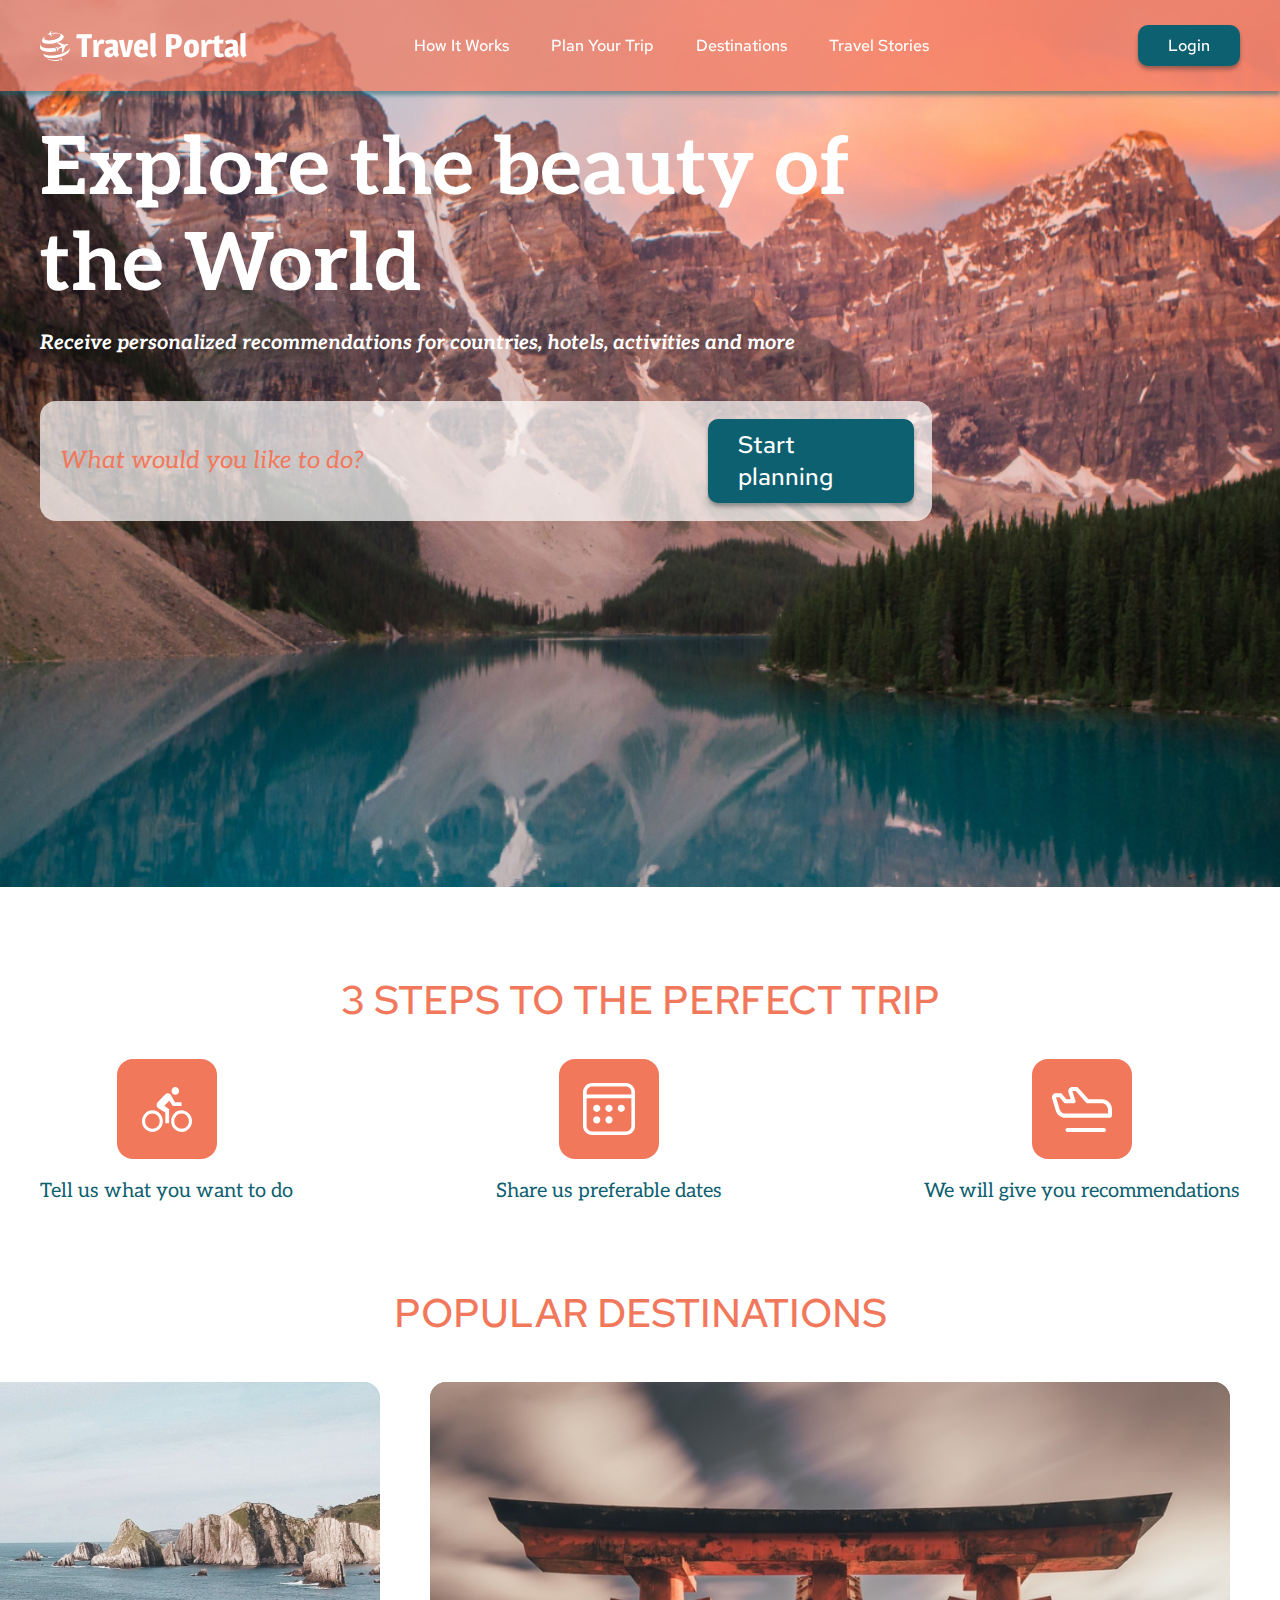
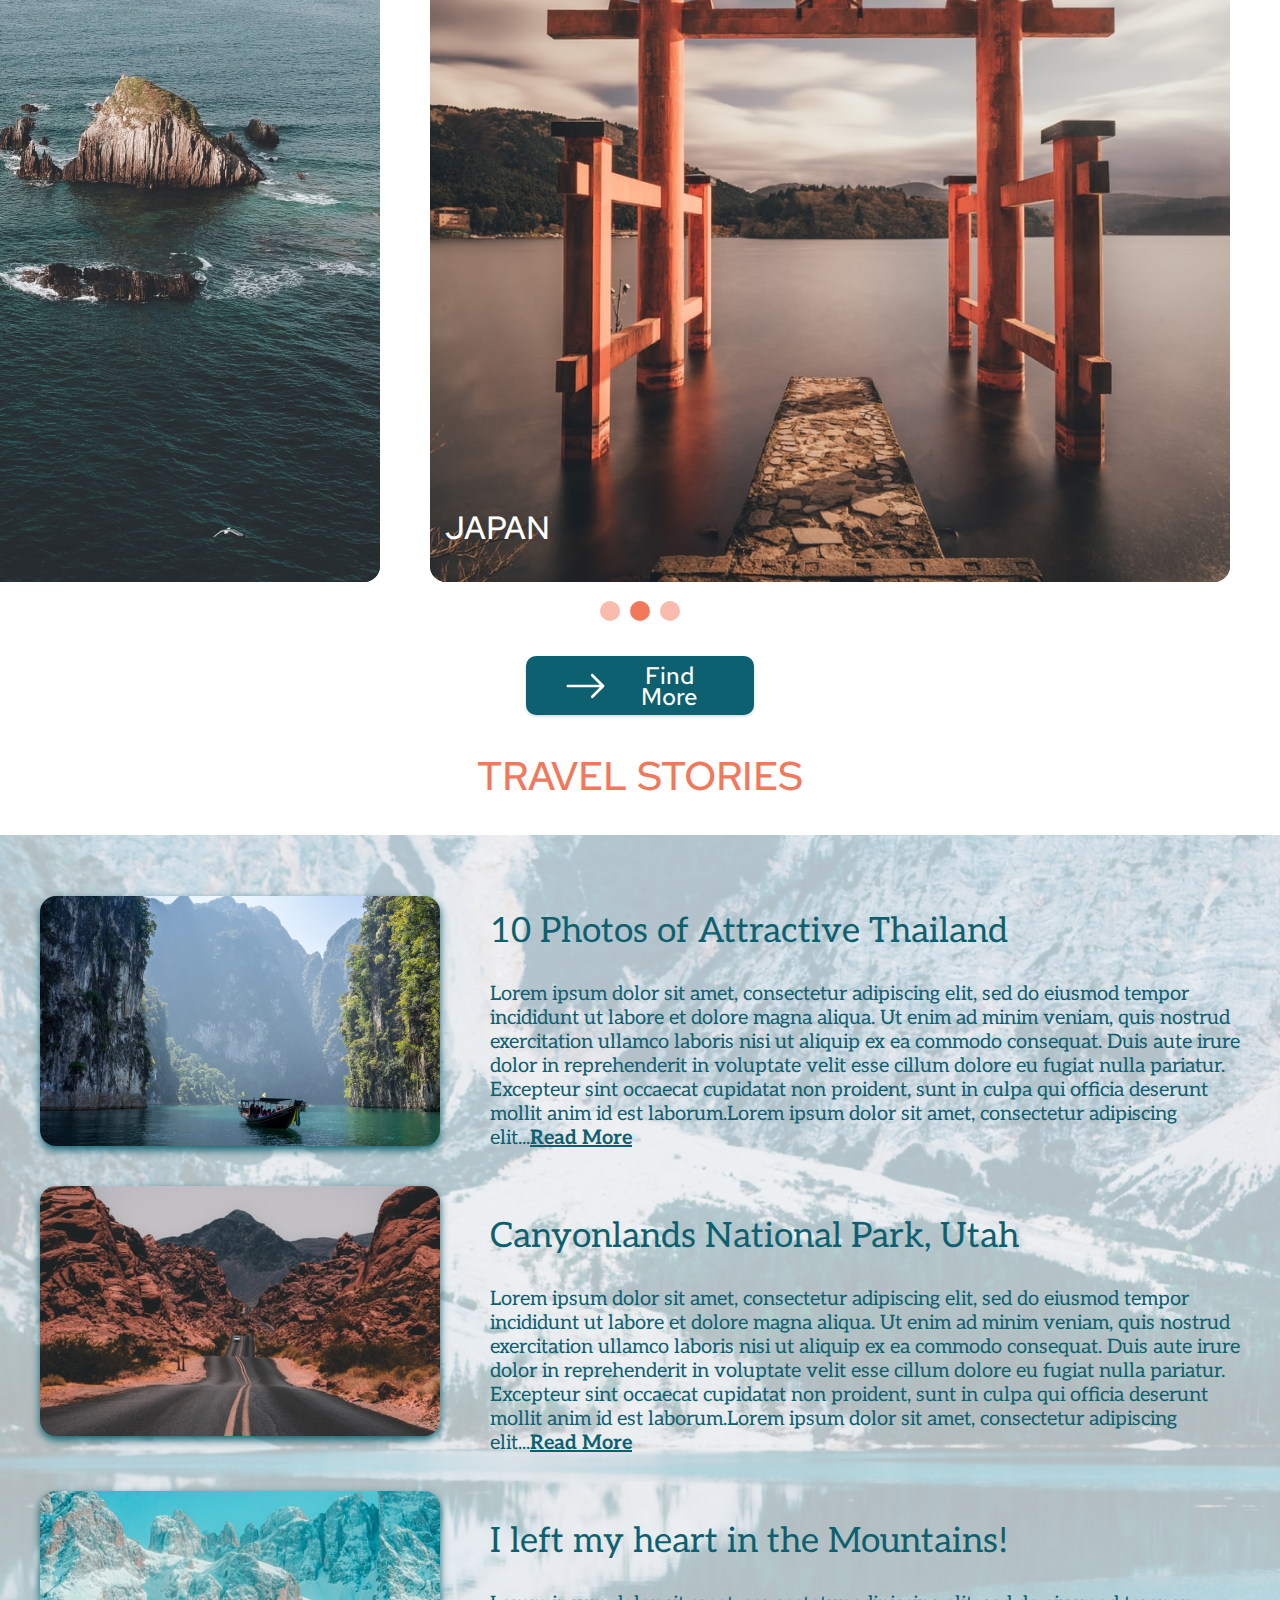
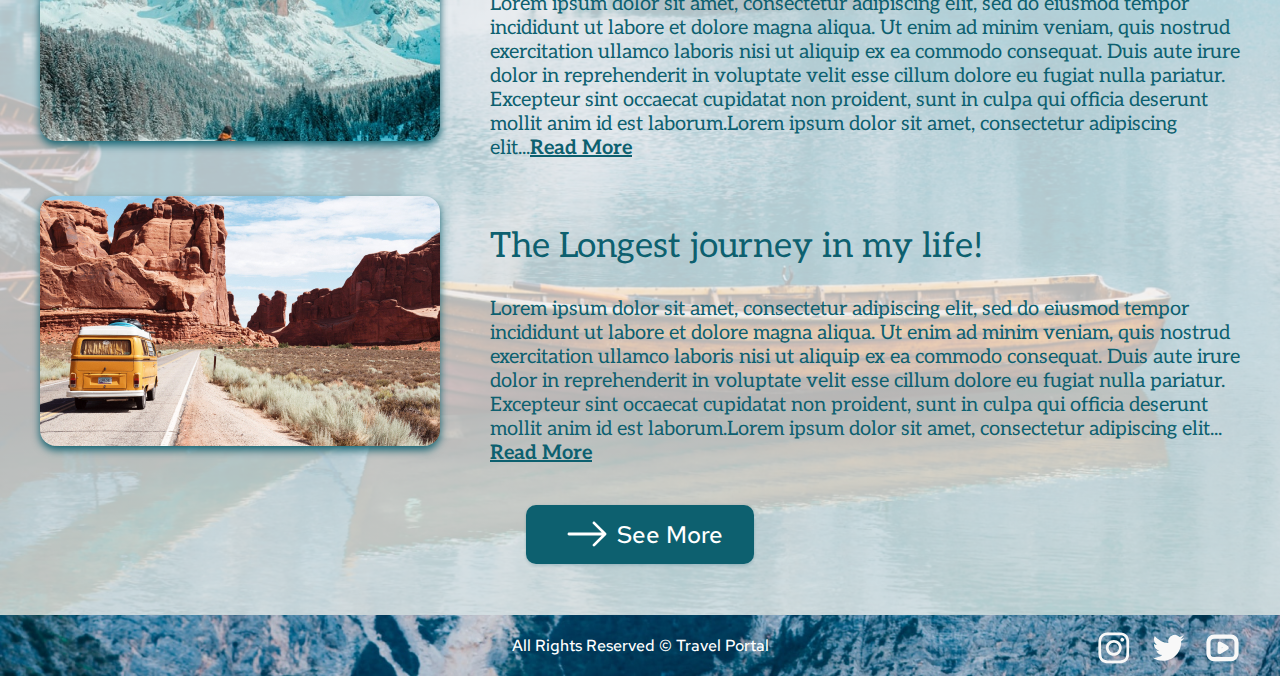
<file: travel/index.html>
<!DOCTYPE html>
<html lang="en">

<head>
    <meta charset="UTF-8" />
    <meta http-equiv="X-UA-Compatible" content="IE=edge" />
    <meta name="viewport" content="width=device-width, initial-scale=1.0" />
    <title>travel2</title>
    <link rel="stylesheet" href="styles.css" />
    <link rel="preconnect" href="https://fonts.googleapis.com" />
    <link rel="preconnect" href="https://fonts.gstatic.com" crossorigin />
    <link href="https://fonts.googleapis.com/css2?family=Aleo:wght@300&family=Magra:wght@400;700&family=Poppins:wght@300&family=Red+Hat+Text:wght@300&display=swap" rel="stylesheet" />
    <link rel="icon" href="assets/rs_school-og.ico" />
    <script src="index.js"></script>
</head>

<body>
    <header class="header">
        <div class="container">
            <div class="header__inner">
                <div class="logo">
                    <svg width="30" height="30" viewBox="0 0 30 30" xmlns="http://www.w3.org/2000/svg">
              <path
                d="M2.59123 7.8325C2.83304 7.525 3.15151 7.10875 3.40654 6.81125C4.17032 5.99125 4.26942 5.88375 4.96449 5.2775C5.17063 5.1175 5.41509 4.925 5.65426 4.74375C3.89018 6.15625 3.66554 7.72 5.28427 8.68625C5.28163 8.68625 5.28163 8.68625 5.28163 8.68875C7.54521 9.97875 12.5058 9.7 16.4198 8.0475C20.211 6.4475 21.6103 4.15875 19.7392 2.79875C18.0967 2.5075 16.1384 2.47375 14.0664 2.73625L13.851 2.4L14.0294 1.8425C15.2477 1.73875 16.4053 1.76375 17.4043 1.925C17.6461 1.96375 17.9646 2.03 18.2024 2.0775C18.6623 2.18375 18.912 2.2475 19.212 2.33875C19.5185 2.425 19.7802 2.51125 20.2361 2.67125C20.6827 2.8375 20.8756 2.9125 21.2337 3.08125C21.6348 3.25433 22.0244 3.4501 22.4005 3.6675C25.3817 5.44125 23.5277 8.6775 18.2672 10.895C13.0211 13.105 6.33611 13.4525 3.34047 11.7C3.33915 11.6975 3.33518 11.695 3.32725 11.6925H3.33254C1.69663 10.7125 1.52484 9.29 2.59123 7.8325ZM16.2401 20.2325L16.1978 18.24L14.7007 16.665C9.75461 17.725 4.89313 17.4975 2.18952 15.9913C2.18027 15.9812 2.1578 15.9713 2.14855 15.9613C0.618354 15.07 0.24043 13.92 0.355393 12.67C-0.00271022 14.4987 -0.0317813 15.1587 0.0197538 16.7237C0.0831817 17.7037 0.681782 18.6075 1.88559 19.32L1.89484 19.33C4.77684 21.025 10.7814 21.3925 16.2401 20.2325ZM22.4838 22.5138C15.5028 25.1625 6.76557 25.3188 2.97047 22.8675C3.38032 23.815 3.93798 24.6989 4.62488 25.49C8.10813 27.74 16.1278 27.5963 22.5327 25.165C26.2815 23.7437 28.6469 21.8525 29.2679 20.08L29.4424 19.5462C29.856 18.1938 29.9339 17.0675 30 16.065C29.9247 18.2413 27.2145 20.7162 22.4838 22.5138ZM7.07346 27.615C7.29282 27.8125 7.98259 28.6138 11.4777 29.4988C12.4225 29.6963 14.8011 30.33 19.1948 29.4088L19.2212 29.03L18.8737 28.515C14.7971 29.4275 10.2686 29.1225 7.07346 27.615ZM17.1611 11.8538L20.873 14.515C20.873 14.515 21.6672 15.0562 20.9179 15.4362C20.1713 15.8125 18.2539 16.7337 18.2539 16.7337L16.3604 16.065L15.4103 16.465L17.0858 17.8412L17.099 19.9825L18.0835 19.5688L18.7363 17.76C18.7363 17.76 20.7409 17.03 21.5363 16.755C22.3358 16.4862 22.2288 17.4062 22.2288 17.4062L21.835 21.795L23.1432 21.245L25.2971 15.3237C25.2971 15.3237 26.4388 14.7987 27.2422 14.3375C28.0443 13.8763 28.3192 13.1112 28.3192 13.1112C28.3192 13.1112 27.5369 12.7925 26.6357 13.0487C25.7345 13.3025 24.5597 13.755 24.5597 13.755L18.4654 11.3062L17.1611 11.8538ZM9.30797 3.43375L11.8279 5.3325L12.5164 5.235L11.1447 3.53125C11.1447 3.53125 10.8461 3.17875 11.2478 3.095C11.6522 3.01 12.6749 2.8125 12.6749 2.8125L13.444 3.39375L13.962 3.32125L13.3753 2.43875L13.6845 1.46L13.1837 1.52875L12.5904 2.27375C12.5904 2.27375 11.5491 2.36625 11.1395 2.39875C10.7272 2.42875 10.9042 2.01 10.9042 2.01L11.6944 0L11.002 0.09625L9.17848 2.6075C9.17848 2.6075 8.57063 2.7125 8.1306 2.83125C7.68924 2.94875 7.45667 3.27125 7.45667 3.27125C7.45667 3.27125 7.78042 3.51875 8.23631 3.51C8.69616 3.50125 9.30797 3.43375 9.30797 3.43375ZM21.7623 27.8312L20.1317 27.025L19.7564 27.1488L20.7224 27.9662C20.7224 27.9662 20.9285 28.1325 20.7118 28.2212C20.4951 28.3088 19.9427 28.5238 19.9427 28.5238L19.4868 28.3313L19.2159 28.4237L19.5952 28.8062L19.5582 29.365L19.841 29.2725L20.0524 28.8188C20.0524 28.8188 20.6259 28.6575 20.8545 28.6C21.0818 28.5412 21.0302 28.7938 21.0302 28.7938L20.8148 30L21.1915 29.8762L21.9301 28.2812C21.9301 28.2812 22.2565 28.16 22.4904 28.0487C22.7243 27.9375 22.8168 27.7325 22.8168 27.7325C22.8168 27.7325 22.6093 27.625 22.353 27.6787C22.0953 27.73 21.7623 27.8312 21.7623 27.8312Z"
                fill="white"/>
            </svg>
                    <span class="logo__text">Travel Portal</span>
                </div>

                <nav class="nav">
                    <ul>
                        <li>
                            <a href="#HowItWorks" class="nav__link">How It Works</a>
                        </li>
                        <li>
                            <a href="#PlanYourTrip" class="nav__link">Plan Your Trip</a>
                        </li>
                        <li>
                            <a href="#Destinations" class="nav__link">Destinations</a>
                        </li>
                        <li>
                            <a href="#TravelStories" class="nav__link">Travel Stories</a>
                        </li>
                    </ul>
                </nav>
                <button class="button">Login</button>
            </div>
        </div>
    </header>
    <main class="main">

        <section class="imgheader">
            <div class="container">
                <div class="central">
                    <div class="central__text">
                        <h1>
                            Explore the beauty of <br/> the World
                        </h1>
                        <h2 class="texth2">
                            Receive personalized recommendations for countries, hotels, activities and more
                        </h2>
                    </div>
                    <div class="cental__search">
                        <input placeholder="What would you like to do?" />
                        <div class="button button__large">Start planning</p>
                        </div>
                    </div>
                </div>
            </div>
        </section>
        <section class="steps">
            <div class="container">
                <h2 class="textsteps">
                    3 STEPS TO THE PERFECT TRIP
                </h2>
                <div class="steps__items">
                    <div class="steps__item">
                        <div class="steps__icon">
                            <svg width="50" height="45" viewBox="0 0 50 45" xmlns="http://www.w3.org/2000/svg">
                            <path
                              d="M10.4167 41.7548C8.4828 41.7548 6.62813 40.957 5.26068 39.537C3.89323 38.1169 3.125 36.1909 3.125 34.1827C3.125 32.1744 3.89323 30.2484 5.26068 28.8284C6.62813 27.4084 8.4828 26.6106 10.4167 26.6106C12.3505 26.6106 14.2052 27.4084 15.5727 28.8284C16.9401 30.2484 17.7083 32.1744 17.7083 34.1827C17.7083 36.1909 16.9401 38.1169 15.5727 39.537C14.2052 40.957 12.3505 41.7548 10.4167 41.7548ZM10.4167 23.3654C7.65399 23.3654 5.00447 24.5051 3.05097 26.5337C1.09747 28.5623 0 31.3138 0 34.1827C0 37.0516 1.09747 39.803 3.05097 41.8317C5.00447 43.8603 7.65399 45 10.4167 45C13.1793 45 15.8289 43.8603 17.7824 41.8317C19.7359 39.803 20.8333 37.0516 20.8333 34.1827C20.8333 31.3138 19.7359 28.5623 17.7824 26.5337C15.8289 24.5051 13.1793 23.3654 10.4167 23.3654ZM30.8333 19.0385H39.5833V15.1442H32.9167L28.875 8.06971C28.2708 6.98798 27.0833 6.27404 25.8333 6.27404C24.8542 6.27404 23.9583 6.6851 23.3333 7.35577L15.625 15.3389C14.9792 16.0096 14.5833 16.875 14.5833 17.9567C14.5833 19.3197 15.2708 20.4663 16.3542 21.137L23.3333 25.5288V36.3462H27.0833V22.2837L22.3958 18.7139L27.2292 13.6298L30.8333 19.0385ZM39.5833 41.7548C37.6495 41.7548 35.7948 40.957 34.4273 39.537C33.0599 38.1169 32.2917 36.1909 32.2917 34.1827C32.2917 32.1744 33.0599 30.2484 34.4273 28.8284C35.7948 27.4084 37.6495 26.6106 39.5833 26.6106C41.5172 26.6106 43.3719 27.4084 44.7393 28.8284C46.1068 30.2484 46.875 32.1744 46.875 34.1827C46.875 36.1909 46.1068 38.1169 44.7393 39.537C43.3719 40.957 41.5172 41.7548 39.5833 41.7548ZM39.5833 23.3654C36.8207 23.3654 34.1711 24.5051 32.2176 26.5337C30.2641 28.5623 29.1667 31.3138 29.1667 34.1827C29.1667 37.0516 30.2641 39.803 32.2176 41.8317C34.1711 43.8603 36.8207 45 39.5833 45C40.9513 45 42.3058 44.7202 43.5696 44.1766C44.8334 43.633 45.9818 42.8362 46.949 41.8317C47.9163 40.8272 48.6836 39.6347 49.2071 38.3223C49.7306 37.0099 50 35.6032 50 34.1827C50 32.7621 49.7306 31.3555 49.2071 30.0431C48.6836 28.7307 47.9163 27.5382 46.949 26.5337C45.9818 25.5292 44.8334 24.7324 43.5696 24.1888C42.3058 23.6452 40.9513 23.3654 39.5833 23.3654ZM33.3333 7.78846C35.4167 7.78846 37.0833 6.05769 37.0833 3.89423C37.0833 1.73077 35.4167 0 33.3333 0C31.25 0 29.5833 1.73077 29.5833 3.89423C29.5833 6.05769 31.25 7.78846 33.3333 7.78846Z"
                              fill="white"
                            />
                          </svg>
                        </div>
                        <p class="steps__text">Tell us what you want to do</p>
                    </div>
                    <div class="steps__item">
                        <div class="steps__icon">
                            <svg width="52" height="52" viewBox="0 0 52 52" xmlns="http://www.w3.org/2000/svg">
                        <path d="M13.7222 28.8889C14.6799 28.8889 15.5984 28.5084 16.2757 27.8312C16.9529 27.154 17.3333 26.2355 17.3333 25.2778C17.3333 24.3201 16.9529 23.4016 16.2757 22.7243C15.5984 22.0471 14.6799 21.6667 13.7222 21.6667C12.7645 21.6667 11.846 22.0471 11.1688 22.7243C10.4916 23.4016 10.1111 24.3201 10.1111 25.2778C10.1111 26.2355 10.4916 27.154 11.1688 27.8312C11.846 28.5084 12.7645 28.8889 13.7222 28.8889ZM29.6111 25.2778C29.6111 26.2355 29.2307 27.154 28.5534 27.8312C27.8762 28.5084 26.9577 28.8889 26 28.8889C25.0423 28.8889 24.1238 28.5084 23.4466 27.8312C22.7693 27.154 22.3889 26.2355 22.3889 25.2778C22.3889 24.3201 22.7693 23.4016 23.4466 22.7243C24.1238 22.0471 25.0423 21.6667 26 21.6667C26.9577 21.6667 27.8762 22.0471 28.5534 22.7243C29.2307 23.4016 29.6111 24.3201 29.6111 25.2778ZM38.2778 28.8889C39.2355 28.8889 40.154 28.5084 40.8312 27.8312C41.5084 27.154 41.8889 26.2355 41.8889 25.2778C41.8889 24.3201 41.5084 23.4016 40.8312 22.7243C40.154 22.0471 39.2355 21.6667 38.2778 21.6667C37.32 21.6667 36.4016 22.0471 35.7243 22.7243C35.0471 23.4016 34.6667 24.3201 34.6667 25.2778C34.6667 26.2355 35.0471 27.154 35.7243 27.8312C36.4016 28.5084 37.32 28.8889 38.2778 28.8889ZM17.3333 36.8333C17.3333 37.7911 16.9529 38.7096 16.2757 39.3868C15.5984 40.064 14.6799 40.4444 13.7222 40.4444C12.7645 40.4444 11.846 40.064 11.1688 39.3868C10.4916 38.7096 10.1111 37.7911 10.1111 36.8333C10.1111 35.8756 10.4916 34.9571 11.1688 34.2799C11.846 33.6027 12.7645 33.2222 13.7222 33.2222C14.6799 33.2222 15.5984 33.6027 16.2757 34.2799C16.9529 34.9571 17.3333 35.8756 17.3333 36.8333ZM26 40.4444C26.9577 40.4444 27.8762 40.064 28.5534 39.3868C29.2307 38.7096 29.6111 37.7911 29.6111 36.8333C29.6111 35.8756 29.2307 34.9571 28.5534 34.2799C27.8762 33.6027 26.9577 33.2222 26 33.2222C25.0423 33.2222 24.1238 33.6027 23.4466 34.2799C22.7693 34.9571 22.3889 35.8756 22.3889 36.8333C22.3889 37.7911 22.7693 38.7096 23.4466 39.3868C24.1238 40.064 25.0423 40.4444 26 40.4444ZM0 9.02778C0 6.63346 0.951138 4.33721 2.64417 2.64417C4.33721 0.951138 6.63346 0 9.02778 0H42.9722C45.3665 0 47.6628 0.951138 49.3558 2.64417C51.0489 4.33721 52 6.63346 52 9.02778V42.9722C52 45.3665 51.0489 47.6628 49.3558 49.3558C47.6628 51.0489 45.3665 52 42.9722 52H9.02778C6.63346 52 4.33721 51.0489 2.64417 49.3558C0.951138 47.6628 0 45.3665 0 42.9722V9.02778ZM9.02778 3.61111C7.59119 3.61111 6.21344 4.18179 5.19762 5.19762C4.18179 6.21344 3.61111 7.59119 3.61111 9.02778V11.5556H48.3889V9.02778C48.3889 7.59119 47.8182 6.21344 46.8024 5.19762C45.7866 4.18179 44.4088 3.61111 42.9722 3.61111H9.02778ZM3.61111 42.9722C3.61111 44.4088 4.18179 45.7866 5.19762 46.8024C6.21344 47.8182 7.59119 48.3889 9.02778 48.3889H42.9722C44.4088 48.3889 45.7866 47.8182 46.8024 46.8024C47.8182 45.7866 48.3889 44.4088 48.3889 42.9722V15.1667H3.61111V42.9722Z" fill="white"/>
                        </svg>
                        </div>
                        <p class="steps__text">Share us preferable dates</p>
                    </div>
                    <div class="steps__item">
                        <div class="steps__icon">
                            <svg width="60" height="45" viewBox="0 0 60 45" xmlns="http://www.w3.org/2000/svg">
                          <path d="M53.9305 42.9545C53.9305 43.497 53.7174 44.0173 53.3379 44.4009C52.9585 44.7845 52.4439 45 51.9074 45H15.4904C14.9539 45 14.4393 44.7845 14.0598 44.4009C13.6804 44.0173 13.4673 43.497 13.4673 42.9545C13.4673 42.4121 13.6804 41.8918 14.0598 41.5082C14.4393 41.1246 14.9539 40.9091 15.4904 40.9091H51.9074C52.4439 40.9091 52.9585 41.1246 53.3379 41.5082C53.7174 41.8918 53.9305 42.4121 53.9305 42.9545ZM60 22.5V28.6364C60 29.1789 59.7868 29.6991 59.4074 30.0827C59.028 30.4663 58.5134 30.6818 57.9768 30.6818H13.4167C11.24 30.6894 9.11942 29.9834 7.37311 28.6696C5.6268 27.3558 4.34881 25.5051 3.7308 23.3949L0.164977 11.4034C-0.0121092 10.7898 -0.0471935 10.1431 0.0624379 9.51357C0.172069 8.88401 0.423478 8.28837 0.797215 7.77275C1.17939 7.26416 1.67273 6.85181 2.23866 6.56794C2.8046 6.28407 3.4278 6.13637 4.05956 6.13639H8.40936C8.70472 6.13701 8.99627 6.20383 9.26302 6.33204C9.52977 6.46025 9.76509 6.64667 9.95202 6.87786L14.403 12.2727H18.7528L16.4767 5.39491C16.2718 4.77893 16.215 4.12246 16.3111 3.47987C16.4071 2.83728 16.6531 2.22707 17.0288 1.69976C17.4046 1.17246 17.8991 0.743236 18.4716 0.447651C19.0441 0.152067 19.6779 -0.00137704 20.3207 2.79722e-05H24.5947C24.8756 -0.00146688 25.1537 0.0569681 25.4108 0.171517C25.6679 0.286065 25.8983 0.454151 26.0867 0.6648L36.6072 12.2727H49.8842C52.5671 12.2727 55.1401 13.3503 57.0372 15.2682C58.9342 17.1862 60 19.7876 60 22.5ZM55.9537 22.5C55.947 20.8746 55.3054 19.3177 54.1686 18.1684C53.0318 17.0191 51.4919 16.3704 49.8842 16.3637H35.7221C35.4411 16.3651 35.163 16.3067 34.9059 16.1922C34.6488 16.0776 34.4185 15.9095 34.23 15.6989L23.7095 4.09093H20.3207L23.4819 13.679C23.5809 13.9865 23.6073 14.3132 23.559 14.6328C23.5107 14.9525 23.389 15.2563 23.2037 15.5199C23.0169 15.7837 22.77 15.9981 22.4838 16.1449C22.1977 16.2918 21.8808 16.3668 21.5599 16.3637H13.4673C13.1719 16.363 12.8804 16.2962 12.6136 16.168C12.3469 16.0398 12.1115 15.8534 11.9246 15.6222L7.47365 10.2273H4.03428L7.6001 22.2188C7.97187 23.4853 8.73962 24.5959 9.78826 25.3841C10.8369 26.1723 12.11 26.5958 13.4167 26.5909H55.9537V22.5Z" fill="white"/>
                          </svg>
                        </div>
                        <p class="steps__text">We will give you recommendations</p>
                    </div>
                </div>
            </div>
        </section>
        <section>
            <h2 class="slider__h2">POPULAR DESTINATIONS</h2>
            <div class="slider">
                <div class="slider__item">
                    <img src="assets\Rectangle23(1).jpg" class="slider__Norway" alt="Norway">
                    <span class="slider__text">Norway</span>
                </div>
                <div class="slider__item">
                    <img src="assets\Rectangle24.jpg" class="slider__Japan" alt="Japan">
                    <span class="slider__text">Japan</span>
                </div>
                <div class="slider__item">
                    <img src="assets\Rectangle25.jpg" class="slider__USA " alt="USA ">
                    <span class="slider__text">USA</span>
                </div>
            </div>
            <div class="slider__switch">
                <div class="slider__switch__first"> </div>
                <div class="slider__switch__second"> </div>
                <div class=slider__switch__third> </div>
            </div>
            <div>
                <button class="button slider__button">
                <svg class="slider__button__arrow" width="36" height="23" viewBox="0 0 36 23" fill="none" xmlns="http://www.w3.org/2000/svg">
                <path clip-rule="evenodd" d="M0.5 11.5C0.5 11.1685 0.631696 10.8505 0.866116 10.6161C1.10054 10.3817 1.41848 10.25 1.75 10.25H31.2325L23.365 2.38499C23.1303 2.15028 22.9984 1.83193 22.9984 1.49999C22.9984 1.16805 23.1303 0.849708 23.365 0.614992C23.5997 0.380275 23.9181 0.248413 24.25 0.248413C24.5819 0.248413 24.9003 0.380275 25.135 0.614992L35.135 10.615C35.2514 10.7311 35.3438 10.869 35.4068 11.0209C35.4698 11.1728 35.5022 11.3356 35.5022 11.5C35.5022 11.6644 35.4698 11.8272 35.4068 11.9791C35.3438 12.1309 35.2514 12.2689 35.135 12.385L25.135 22.385C24.9003 22.6197 24.5819 22.7516 24.25 22.7516C23.9181 22.7516 23.5997 22.6197 23.365 22.385C23.1303 22.1503 22.9984 21.8319 22.9984 21.5C22.9984 21.1681 23.1303 20.8497 23.365 20.615L31.2325 12.75H1.75C1.41848 12.75 1.10054 12.6183 0.866116 12.3839C0.631696 12.1495 0.5 11.8315 0.5 11.5Z" fill="white"/>
            </svg>Find More</button>
            </div>
        </section>
        <div class="end">
            <h2>
                TRAVEL STORIES
            </h2>
            <div class="img__end">
                <div class="container">
                    <p class="imgmini__end"><img src="assets/Rectangle29.jpg" alt="Thailand"></p>
                    <div>
                        <h3>10 Photos of Attractive Thailand </h3>
                        <p class="text__h3__p">Lorem ipsum dolor sit amet, consectetur adipiscing elit, sed do eiusmod tempor incididunt ut labore et dolore magna aliqua. Ut enim ad minim veniam, quis nostrud exercitation ullamco laboris nisi ut aliquip ex ea commodo consequat.
                            Duis aute irure dolor in reprehenderit in voluptate velit esse cillum dolore eu fugiat nulla pariatur. Excepteur sint occaecat cupidatat non proident, sunt in culpa qui officia deserunt mollit anim id est laborum.Lorem ipsum
                            dolor sit amet, consectetur adipiscing elit...<a href="Read__More">Read More</a></p>
                    </div>

                    <p class="imgmini__end"><img src="assets/Rectangle30.jpg" alt="Utah"></p>
                    <div>
                        <h3>Canyonlands National Park, Utah </h3>
                        <p class="text__h3__p"> Lorem ipsum dolor sit amet, consectetur adipiscing elit, sed do eiusmod tempor incididunt ut labore et dolore magna aliqua. Ut enim ad minim veniam, quis nostrud exercitation ullamco laboris nisi ut aliquip ex ea commodo consequat.
                            Duis aute irure dolor in reprehenderit in voluptate velit esse cillum dolore eu fugiat nulla pariatur. Excepteur sint occaecat cupidatat non proident, sunt in culpa qui officia deserunt mollit anim id est laborum.Lorem ipsum
                            dolor sit amet, consectetur adipiscing elit...<a href="Read__More">Read More</a></p>
                    </div>

                    <p class="imgmini__end"><img src="assets/Rectangle31.jpg " alt="Mountains"></p>
                    <div>
                        <h3>I left my heart in the Mountains! </h3>
                        <p class="text__h3__p">Lorem ipsum dolor sit amet, consectetur adipiscing elit, sed do eiusmod tempor incididunt ut labore et dolore magna aliqua. Ut enim ad minim veniam, quis nostrud exercitation ullamco laboris nisi ut aliquip ex ea commodo consequat.
                            Duis aute irure dolor in reprehenderit in voluptate velit esse cillum dolore eu fugiat nulla pariatur. Excepteur sint occaecat cupidatat non proident, sunt in culpa qui officia deserunt mollit anim id est laborum.Lorem ipsum
                            dolor sit amet, consectetur adipiscing elit...<a href="Read__More">Read More</a></p>
                    </div>
                    <p class="imgmini__end"><img src="assets/Rectangle32.jpg" alt="Longest"></p>
                    <div>
                        <h3>The Longest journey in my life! </h3>
                        <p class="text__h3__p">Lorem ipsum dolor sit amet, consectetur adipiscing elit, sed do eiusmod tempor incididunt ut labore et dolore magna aliqua. Ut enim ad minim veniam, quis nostrud exercitation ullamco laboris nisi ut aliquip ex ea commodo consequat.
                            Duis aute irure dolor in reprehenderit in voluptate velit esse cillum dolore eu fugiat nulla pariatur. Excepteur sint occaecat cupidatat non proident, sunt in culpa qui officia deserunt mollit anim id est laborum.Lorem ipsum
                            dolor sit amet, consectetur adipiscing elit... <a href="Read__More">Read More</a></p>
                    </div>
                </div>
                <div>
                    <button class="button slider__button end__button">
                        <svg class="slider__button__arrow" width="36" height="23" viewBox="0 0 36 23" fill="none" xmlns="http://www.w3.org/2000/svg">
                        <path clip-rule="evenodd" d="M0.5 11.5C0.5 11.1685 0.631696 10.8505 0.866116 10.6161C1.10054 10.3817 1.41848 10.25 1.75 10.25H31.2325L23.365 2.38499C23.1303 2.15028 22.9984 1.83193 22.9984 1.49999C22.9984 1.16805 23.1303 0.849708 23.365 0.614992C23.5997 0.380275 23.9181 0.248413 24.25 0.248413C24.5819 0.248413 24.9003 0.380275 25.135 0.614992L35.135 10.615C35.2514 10.7311 35.3438 10.869 35.4068 11.0209C35.4698 11.1728 35.5022 11.3356 35.5022 11.5C35.5022 11.6644 35.4698 11.8272 35.4068 11.9791C35.3438 12.1309 35.2514 12.2689 35.135 12.385L25.135 22.385C24.9003 22.6197 24.5819 22.7516 24.25 22.7516C23.9181 22.7516 23.5997 22.6197 23.365 22.385C23.1303 22.1503 22.9984 21.8319 22.9984 21.5C22.9984 21.1681 23.1303 20.8497 23.365 20.615L31.2325 12.75H1.75C1.41848 12.75 1.10054 12.6183 0.866116 12.3839C0.631696 12.1495 0.5 11.8315 0.5 11.5Z" fill="white"/>
                    </svg>See More</button>
                </div>
            </div>
        </div>
        </section>
    </main>
    <footer>
        <div class="footer__text">
            All Rights Reserved © Travel Portal
        </div>
        <div class="footer__icons container">
            <a href="https://rs.school/js-stage0/" class="footer__inst">
                <svg width="34" height="34" viewBox="0 0 34 34" fill="none" xmlns="http://www.w3.org/2000/svg">
                    <path fill-rule="evenodd" clip-rule="evenodd" d="M10.4678 1.49489C12.1126 1.41917 12.6371 1.40234 16.827 1.40234C21.0169 1.40234 21.5413 1.42057 23.1848 1.49489C24.8282 1.56921 25.95 1.83143 26.9316 2.21144C27.9594 2.59986 28.8919
                3.20704 29.6632 3.9923C30.4484 4.76213 31.0542 5.69322 31.4412 6.72247C31.8226 7.70405 32.0834 8.82584 32.1592 10.4665C32.2349 12.1141 32.2517 12.6386 32.2517 16.8271C32.2517 21.017 32.2335 21.5414 32.1592 23.1863C32.0848 24.8269 31.8226 25.9487
                31.4412 26.9303C31.0542 27.9596 30.4474 28.8923 29.6632 29.6632C28.8919 30.4485 27.9594 31.0543 26.9316 31.4413C25.95 31.8227 24.8282 32.0835 23.1876 32.1593C21.5413 32.235 21.0169 32.2518 16.827 32.2518C12.6371 32.2518 12.1126 32.2336 10.4678
                32.1593C8.82716 32.0849 7.70536 31.8227 6.72378 31.4413C5.69442 31.0542 4.76179 30.4475 3.9908 29.6632C3.20608 28.893 2.59881 27.9608 2.21135 26.9317C1.83134 25.9501 1.57052 24.8283 1.4948 23.1877C1.41908 21.54 1.40225 21.0156 1.40225 16.8271C1.40225
                12.6372 1.42048 12.1127 1.4948 10.4693C1.56912 8.82584 1.83134 7.70405 2.21135 6.72247C2.59938 5.69334 3.20711 4.76117 3.9922 3.99089C4.76209 3.20634 5.69379 2.59908 6.72238 2.21144C7.70395 1.83143 8.82575 1.57061 10.4664 1.49489H10.4678ZM23.06
                4.27134C21.4334 4.19702 20.9454 4.1816 16.827 4.1816C12.7086 4.1816 12.2206 4.19702 10.594 4.27134C9.08938 4.34005 8.27327 4.59106 7.72919 4.80279C7.00984 5.08324 6.49522 5.41558 5.95535 5.95544C5.44359 6.45331 5.04975 7.05941 4.8027 7.72929C4.59096
                8.27336 4.33996 9.08947 4.27125 10.5941C4.19693 12.2207 4.18151 12.7087 4.18151 16.8271C4.18151 20.9455 4.19693 21.4335 4.27125 23.0601C4.33996 24.5647 4.59096 25.3808 4.8027 25.9249C5.0495 26.5937 5.44353 27.2009 5.95535 27.6987C6.45315 28.2105
                7.06032 28.6046 7.72919 28.8513C8.27327 29.0631 9.08938 29.3141 10.594 29.3828C12.2206 29.4571 12.7072 29.4725 16.827 29.4725C20.9468 29.4725 21.4334 29.4571 23.06 29.3828C24.5646 29.3141 25.3807 29.0631 25.9248 28.8513C26.6441 28.5709 27.1587
                28.2386 27.6986 27.6987C28.2104 27.2009 28.6045 26.5937 28.8513 25.9249C29.063 25.3808 29.314 24.5647 29.3827 23.0601C29.457 21.4335 29.4725 20.9455 29.4725 16.8271C29.4725 12.7087 29.457 12.2207 29.3827 10.5941C29.314 9.08947 29.063 8.27336
                28.8513 7.72929C28.5708 7.00993 28.2385 6.49531 27.6986 5.95544C27.2007 5.44372 26.5946 5.04989 25.9248 4.80279C25.3807 4.59106 24.5646 4.34005 23.06 4.27134ZM14.8568 21.5821C15.9571 22.0401 17.1823 22.1019 18.3231 21.757C19.4639 21.412 20.4495
                20.6817 21.1117 19.6908C21.7739 18.6999 22.0715 17.5098 21.9537 16.3238C21.8359 15.1378 21.31 14.0295 20.4658 13.1882C19.9277 12.6504 19.277 12.2387 18.5606 11.9825C17.8442 11.7264 17.08 11.6322 16.3229 11.7069C15.5657 11.7816 14.8346 12.0232
                14.1821 12.4144C13.5295 12.8055 12.9718 13.3365 12.5491 13.9691C12.1264 14.6016 11.8493 15.3201 11.7375 16.0726C11.6258 16.8252 11.6823 17.5931 11.903 18.3212C12.1237 19.0493 12.5031 19.7194 13.0139 20.2832C13.5246 20.8471 14.154 21.2907 14.8568
                21.5821ZM11.2208 11.2209C11.957 10.4847 12.831 9.90067 13.7929 9.50223C14.7548 9.1038 15.7858 8.89872 16.827 8.89872C17.8681 8.89872 18.8991 9.1038 19.861 9.50223C20.8229 9.90067 21.697 10.4847 22.4332 11.2209C23.1694 11.9571 23.7534 12.8311
                24.1518 13.793C24.5503 14.7549 24.7553 15.7859 24.7553 16.8271C24.7553 17.8682 24.5503 18.8992 24.1518 19.8611C23.7534 20.823 23.1694 21.697 22.4332 22.4333C20.9463 23.9201 18.9297 24.7554 16.827 24.7554C14.7243 24.7554 12.7076 23.9201 11.2208
                22.4333C9.73394 20.9464 8.89863 18.9298 8.89863 16.8271C8.89863 14.7243 9.73394 12.7077 11.2208 11.2209ZM26.5137 10.0795C26.6961 9.90735 26.8422 9.7004 26.9432 9.47084C27.0442 9.24128 27.0982 8.99379 27.1018 8.74301C27.1055 8.49224 27.0588
                8.24328 26.9645 8.01087C26.8702 7.77847 26.7303 7.56734 26.5529 7.39C26.3756 7.21265 26.1644 7.07269 25.932 6.97841C25.6996 6.88412 25.4507 6.83742 25.1999 6.84108C24.9491 6.84473 24.7016 6.89867 24.4721 6.99969C24.2425 7.10071 24.0356 7.24677
                23.8635 7.4292C23.5288 7.78402 23.3455 8.2553 23.3526 8.74301C23.3597 9.23073 23.5566 9.69647 23.9015 10.0414C24.2464 10.3863 24.7122 10.5832 25.1999 10.5903C25.6876 10.5974 26.1589 10.4142 26.5137 10.0795Z " fill="#F8F8F8 "/>
                    </svg>

            </a>
            <a href="https://rs.school/js-stage0/" class="footer__twitter">
                <svg width="34" height="34" viewBox="0 0 34 34" fill="none" xmlns="http://www.w3.org/2000/svg">
                    <g clip-path="url(#clip0_72_17)">
                    <path d="M33.4612 6.92278C32.2903 7.44162 31.0325 7.79218 29.7102 7.95063C31.0746 7.13423 32.0953 5.84932 32.582 4.33564C31.3001 5.09704 29.8972 5.63299 28.4341 5.92018C27.4503 4.86971 26.1472 4.17344 24.7271 3.93947C23.3069 3.7055
                21.8493 3.94692 20.5805 4.62626C19.3116 5.30559 18.3026 6.38483 17.71 7.69641C17.1173 9.00799 16.9743 10.4785 17.3031 11.8797C14.7057 11.7493 12.1647 11.0742 9.84514 9.89822C7.52554 8.72223 5.47913 7.07165 3.83872 5.05359C3.27782 6.02114 2.9553
                7.14294 2.9553 8.33765C2.95468 9.41317 3.21953 10.4722 3.72637 11.4208C4.23321 12.3694 4.96635 13.1783 5.86076 13.7756C4.82348 13.7426 3.80909 13.4623 2.90202 12.9581V13.0422C2.90191 14.5506 3.4237 16.0127 4.37884 17.1802C5.33398 18.3478 6.66365
                19.1489 8.14222 19.4477C7.17997 19.7081 6.17113 19.7464 5.19189 19.5598C5.60905 20.8578 6.42165 21.9928 7.51593 22.8059C8.6102 23.6191 9.93137 24.0697 11.2945 24.0947C8.98053 25.9112 6.12282 26.8965 3.18106 26.8922C2.65996 26.8923 2.1393 26.8619
                1.62177 26.801C4.60782 28.721 8.0838 29.7399 11.6338 29.7359C23.6511 29.7359 30.2206 19.7828 30.2206 11.1506C30.2206 10.8701 30.2136 10.5869 30.201 10.3064C31.4788 9.38229 32.5819 8.23795 33.4584 6.92699L33.4612 6.92278Z " fill="#F8F8F8 "/>
                    </g>
                    <defs>
                    <clipPath id="clip0_72_17">
                    <rect width="33.6539" height="33.6539" fill="white" transform="translate(0.307861)"/>
                    </clipPath>
                    </defs>
                    </svg>
            </a>
            <a href="https://github.com/Breeka/rsschool-cv" class="footer__video">
                <svg width="35" height="34" viewBox="0 0 35 34" fill="none" xmlns="http://www.w3.org/2000/svg">
                    <path d="M25.8944 5.60889H9.06742C5.96967 5.60889 3.45844 8.12012 3.45844 11.2179V22.4359C3.45844 25.5336 5.96967 28.0449 9.06742 28.0449H25.8944C28.9922 28.0449 31.5034 25.5336 31.5034 22.4359V11.2179C31.5034 8.12012 28.9922 5.60889
                25.8944 5.60889Z" stroke="#F8F8F8" stroke-width="4.16667" stroke-linecap="round" stroke-linejoin="round"/>
                    <path d="M21.6876 16.8269L14.6764 12.6201V21.0336L21.6876 16.8269Z" stroke="#F8F8F8" stroke-width="4.16667" stroke-linecap="round" stroke-linejoin="round"/>
                    </svg>
            </a>
        </div>
    </footer>
</body>

</html>
</file>
<file: travel/styles.css>
* {
                                                                font-family: "Aleo", serif;
                                                                font-family: "Magra", sans-serif;
                                                                font-family: "Poppins", sans-serif;
                                                                font-family: "Red Hat Text", sans-serif;
                                                            }
                                                            
                                                            .imgheader {
                                                                background-image: url("assets/garrett-parker-DlkF4-dbCOU-unsplash 1.jpg");
                                                                height: 765px;
                                                                background-position: center;
                                                                background-repeat: no-repeat;
                                                                background-size: cover;
                                                                padding-top: 122px;
                                                            }
                                                            
                                                            body {
                                                                margin: 0;
                                                                padding: 0;
                                                                overflow-x: hidden;
                                                            }
                                                            
                                                            .container {
                                                                max-width: 1200px;
                                                                margin: 0 auto;
                                                            }
                                                            
                                                            .header {
                                                                background: rgba(242, 120, 92, 0.7);
                                                                box-shadow: 0px 4px 4px rgba(13, 96, 111, 0.5);
                                                                padding: 25px 0;
                                                                position: fixed;
                                                                width: 100%;
                                                            }
                                                            
                                                            .header__inner {
                                                                display: flex;
                                                                justify-content: space-between;
                                                                align-items: center;
                                                            }
                                                            
                                                            .nav ul {
                                                                display: flex;
                                                                padding: 0;
                                                                margin: 0;
                                                            }
                                                            
                                                            .nav ul li {
                                                                list-style-type: none;
                                                            }
                                                            
                                                            .nav__link {
                                                                color: white;
                                                                text-decoration: none;
                                                                margin-right: 42px;
                                                                font-family: "Red Hat Text";
                                                                font-style: normal;
                                                                font-weight: 500;
                                                                font-size: 16px;
                                                                line-height: 21px;
                                                            }
                                                            
                                                            .logo {
                                                                display: flex;
                                                                align-items: center;
                                                            }
                                                            
                                                            .logo__text {
                                                                font-family: "Magra";
                                                                font-style: normal;
                                                                font-weight: 600;
                                                                font-size: 32px;
                                                                line-height: 39px;
                                                                color: white;
                                                                margin-left: 6px;
                                                            }
                                                            
                                                            .button {
                                                                align-self: center;
                                                                display: flex;
                                                                flex-direction: row;
                                                                justify-content: center;
                                                                align-items: center;
                                                                padding: 10px 30px;
                                                                background: #0d606f;
                                                                box-shadow: 0px 4px 4px rgba(0, 0, 0, 0.25), 0px 2px 3px rgba(13, 96, 111, 0.16);
                                                                border-radius: 10px;
                                                                color: white;
                                                                font-family: "Red Hat Text";
                                                                font-style: normal;
                                                                font-weight: 500;
                                                                font-size: 16px;
                                                                line-height: 21px;
                                                                border: none;
                                                            }
                                                            
                                                            .button__large {
                                                                font-size: 24px;
                                                                line-height: 32px;
                                                                min-width: 146px;
                                                            }
                                                            
                                                            h1 {
                                                                font-family: "Aleo";
                                                                font-style: normal;
                                                                font-weight: 700;
                                                                font-size: 80px;
                                                                line-height: 96px;
                                                                color: #ffffff;
                                                                margin: 0;
                                                            }
                                                            
                                                            .texth2 {
                                                                font-family: "Aleo";
                                                                font-style: italic;
                                                                font-weight: 700;
                                                                font-size: 20px;
                                                                line-height: 24px;
                                                                color: #ffffff;
                                                                text-align: start;
                                                            }
                                                            
                                                            .central {
                                                                max-width: 892px;
                                                            }
                                                            
                                                            .central__text {
                                                                margin-bottom: 46px;
                                                            }
                                                            
                                                            .cental__search {
                                                                background: rgba(255, 255, 255, 0.7);
                                                                border-radius: 16px;
                                                                display: flex;
                                                                justify-content: space-between;
                                                                padding: 18px;
                                                            }
                                                            
                                                            input {
                                                                background: transparent;
                                                                border: none;
                                                                outline: none;
                                                                font-family: "Aleo";
                                                                font-style: italic;
                                                                font-weight: 400;
                                                                font-size: 24px;
                                                                line-height: 29px;
                                                                color: #f2785c;
                                                                width: 100%;
                                                            }
                                                            
                                                            input::placeholder {
                                                                color: #f2785c;
                                                            }
                                                            
                                                            .steps {
                                                                padding-top: 53px;
                                                            }
                                                            
                                                            .steps__items {
                                                                display: flex;
                                                                justify-content: space-between;
                                                            }
                                                            
                                                            h2 {
                                                                font-family: "Red Hat Text";
                                                                font-style: normal;
                                                                font-weight: 500;
                                                                font-size: 40px;
                                                                line-height: 53px;
                                                                color: #f2785c;
                                                                text-align: center;
                                                            }
                                                            
                                                            .steps__icon {
                                                                background: #f2785c;
                                                                border-radius: 16px;
                                                                width: 100px;
                                                                height: 100px;
                                                                display: flex;
                                                                justify-content: center;
                                                                align-items: center;
                                                            }
                                                            
                                                            .steps__text {
                                                                font-family: "Aleo";
                                                                font-style: normal;
                                                                font-weight: 400;
                                                                font-size: 20px;
                                                                line-height: 24px;
                                                                color: #0d606f;
                                                            }
                                                            
                                                            .steps__item {
                                                                display: flex;
                                                                flex-direction: column;
                                                                justify-content: center;
                                                                align-items: center;
                                                            }
                                                            
                                                            .slider {
                                                                display: flex;
                                                                width: 2500px;
                                                                justify-content: space-between;
                                                                margin-left: -420px;
                                                            }
                                                            
                                                            .slider__item {
                                                                height: 800px;
                                                                width: 800px;
                                                            }
                                                            
                                                            .slider__Norway {
                                                                background-image: url("assets/Rectangle23(1).jpg");
                                                                border-radius: 2%;
                                                            }
                                                            
                                                            .slider__Japan {
                                                                background-image: url("assets/Rectangle24.jpg");
                                                                border-radius: 2%;
                                                            }
                                                            
                                                            .slider__USA {
                                                                background-image: url("assets/Rectangle25.jpg");
                                                                border-radius: 2%;
                                                            }
                                                            
                                                            .slider__text {
                                                                text-transform: uppercase;
                                                                font-family: 'Red Hat Text';
                                                                font-style: normal;
                                                                font-weight: 500;
                                                                font-size: 32px;
                                                                line-height: 42px;
                                                                color: white;
                                                                list-style-type: none;
                                                                display: flex;
                                                                align-content: space-between;
                                                                margin-top: -80px;
                                                                margin-left: 15px;
                                                            }
                                                            
                                                            .slider__switch {
                                                                display: flex;
                                                                margin-top: 14px;
                                                                margin-bottom: 30px;
                                                                justify-content: center;
                                                            }
                                                            
                                                            .slider__switch__first {
                                                                width: 20px;
                                                                height: 20px;
                                                                background: rgba(242, 120, 92, 0.5);
                                                                border-radius: 50%;
                                                                margin: 5px;
                                                            }
                                                            
                                                            .slider__switch__second {
                                                                width: 20px;
                                                                height: 20px;
                                                                background: #F2785C;
                                                                border-radius: 50%;
                                                                margin: 5px;
                                                            }
                                                            
                                                            .slider__switch__third {
                                                                width: 20px;
                                                                height: 20px;
                                                                background: rgba(242, 120, 92, 0.5);
                                                                border-radius: 50%;
                                                                margin: 5px;
                                                            }
                                                            
                                                            .slider__h2 {
                                                                margin-bottom: 43px;
                                                                margin-top: 63px;
                                                            }
                                                            
                                                            .slider__button {
                                                                background: #0D606F;
                                                                box-shadow: 0px 0px 3px rgba(13, 96, 111, 0.08), 0px 2px 3px rgba(13, 96, 111, 0.16);
                                                                border-radius: 10px;
                                                                margin: auto;
                                                                width: 228px;
                                                                height: 59px;
                                                                font-family: 'Red Hat Text';
                                                                font-style: normal;
                                                                font-weight: 500;
                                                                font-size: 24px;
                                                            }
                                                            
                                                            .slider__button__arrow {
                                                                width: 40px;
                                                                height: 40px;
                                                                padding: 10px;
                                                            }
                                                            
                                                            .img__end {
                                                                background-image: linear-gradient(to top, rgba(255, 255, 255, 0.7), rgb(255, 255, 255, 0.7)), url("assets/Rectangle33.png");
                                                                height: 1270px;
                                                                padding-top: 10px;
                                                                background-size: cover;
                                                                padding-bottom: 100px;
                                                            }
                                                            
                                                            h3 {
                                                                font-family: 'Aleo';
                                                                font-style: normal;
                                                                font-weight: 400;
                                                                font-size: 35px;
                                                                line-height: 42px;
                                                                color: #0D606F;
                                                                margin-left: 450px;
                                                                padding-top: 30px;
                                                                margin-bottom: 0px;
                                                            }
                                                            
                                                            .text__h3__p {
                                                                font-family: 'Aleo';
                                                                font-style: normal;
                                                                font-weight: 400;
                                                                font-size: 20px;
                                                                line-height: 24px;
                                                                color: #0D606F;
                                                                margin-left: 450px;
                                                                padding-top: 10px;
                                                            }
                                                            
                                                            .imgmini__end {
                                                                float: left;
                                                                filter: drop-shadow(0px 4px 4px #0D606F);
                                                                overflow: hidden;
                                                                border-radius: 16px;
                                                                display: flex;
                                                                justify-content: flex-start;
                                                            }
                                                            
                                                            a {
                                                                font-family: 'Aleo';
                                                                font-style: normal;
                                                                font-weight: 700;
                                                                font-size: 20px;
                                                                line-height: 24px;
                                                                text-decoration-line: underline;
                                                                color: #0D606F;
                                                            }
                                                            
                                                            .end__button {
                                                                margin-top: 40px;
                                                            }
                                                            
                                                            .footer__text {
                                                                font-family: 'Red Hat Text';
                                                                font-style: normal;
                                                                font-weight: 500;
                                                                font-size: 16px;
                                                                line-height: 21px;
                                                                color: #FFFFFF;
                                                                display: flex;
                                                                justify-content: center;
                                                                padding-top: 20px;
                                                            }
                                                            
                                                            .footer__icons {
                                                                display: flex;
                                                                justify-content: flex-end;
                                                                text-indent: 20px;
                                                                margin-top: -25px;
                                                            }
                                                            
                                                            footer {
                                                                background-image: url("assets/Rectangle33.png");
                                                                height: 61px;
                                                            }
</file>
